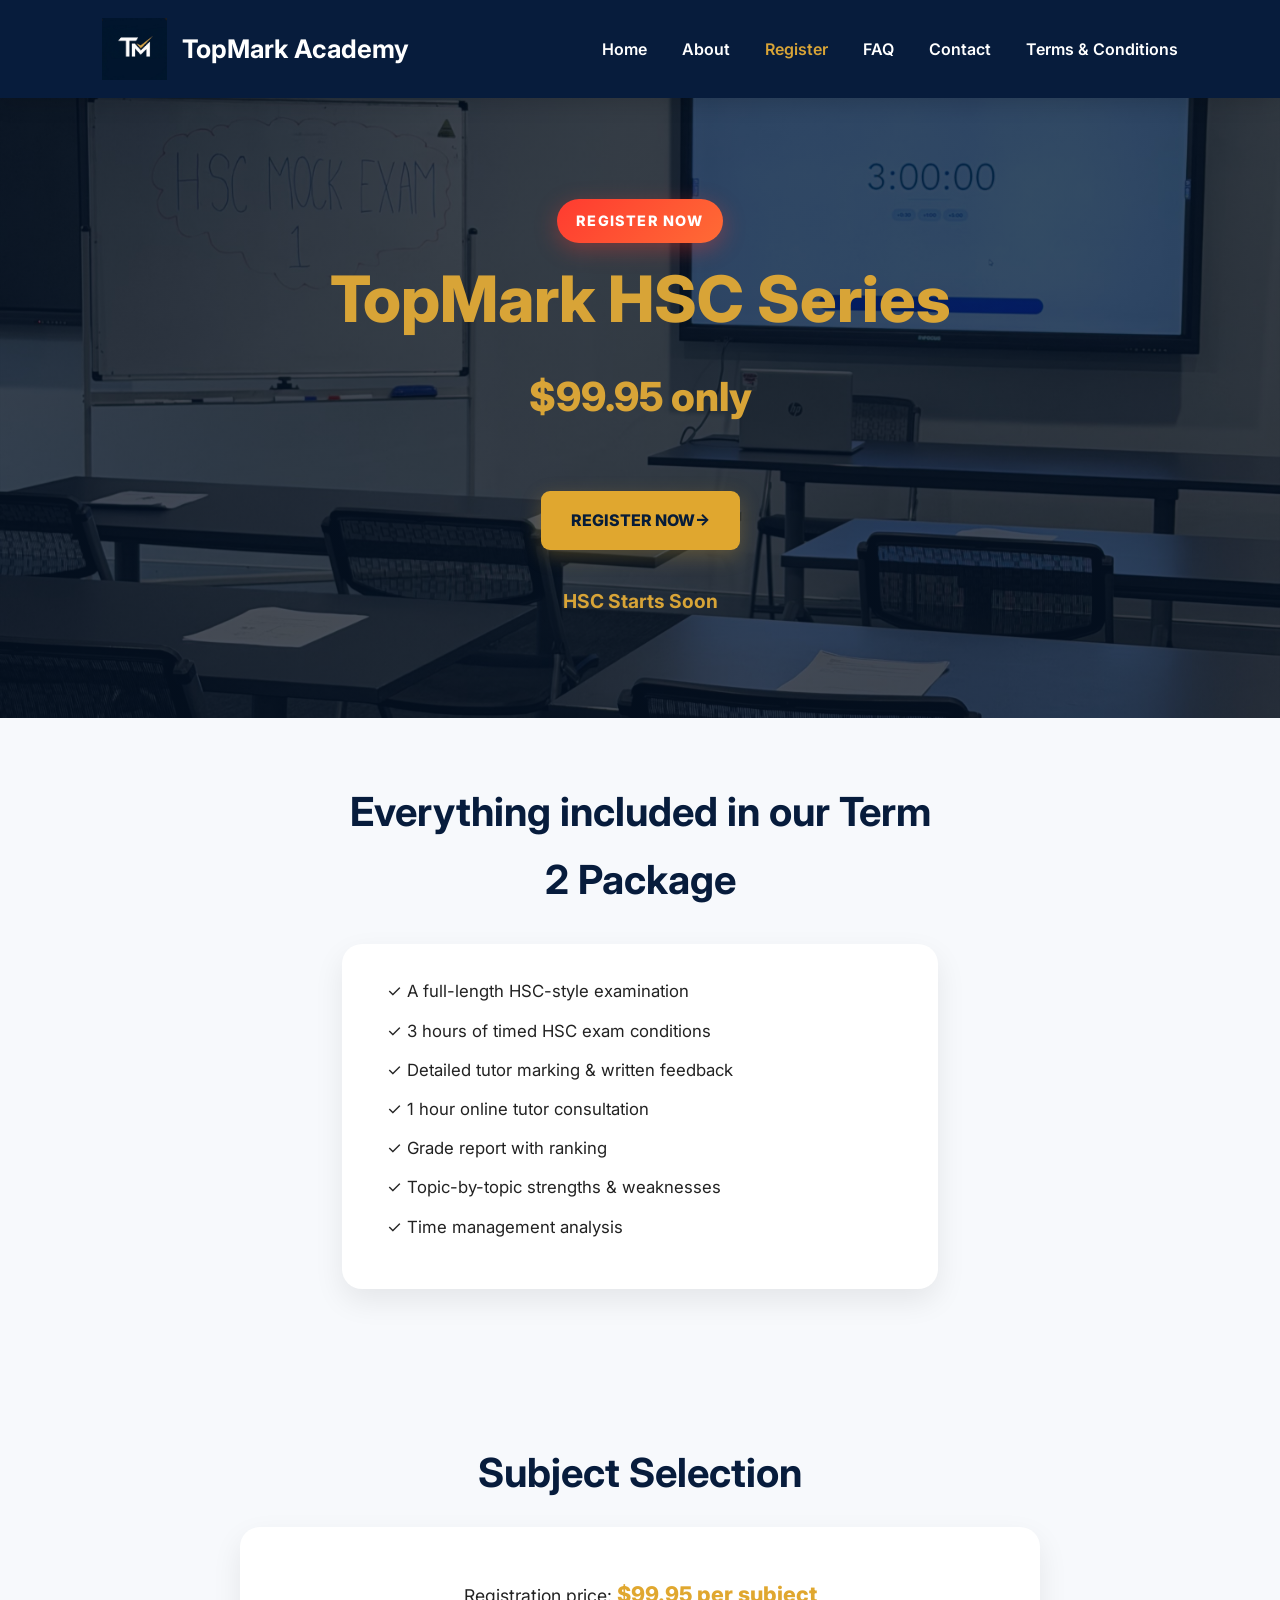
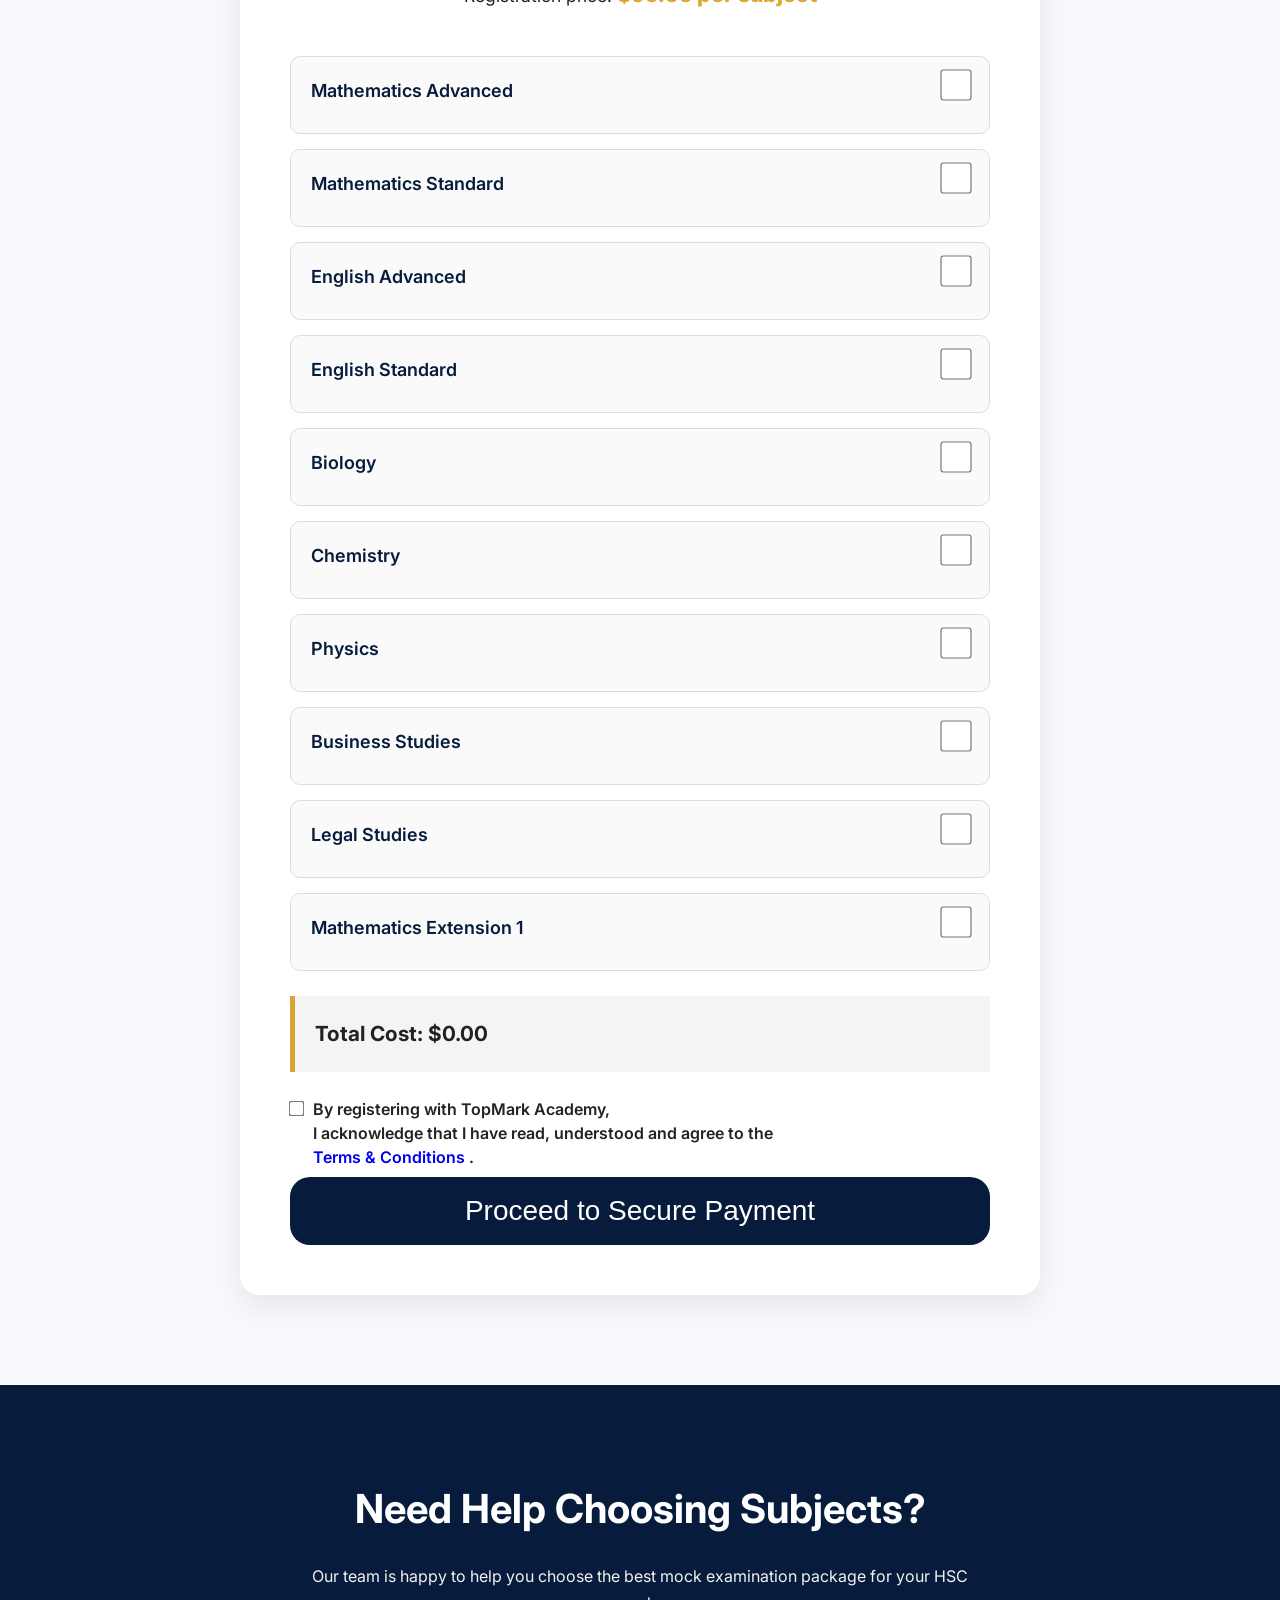
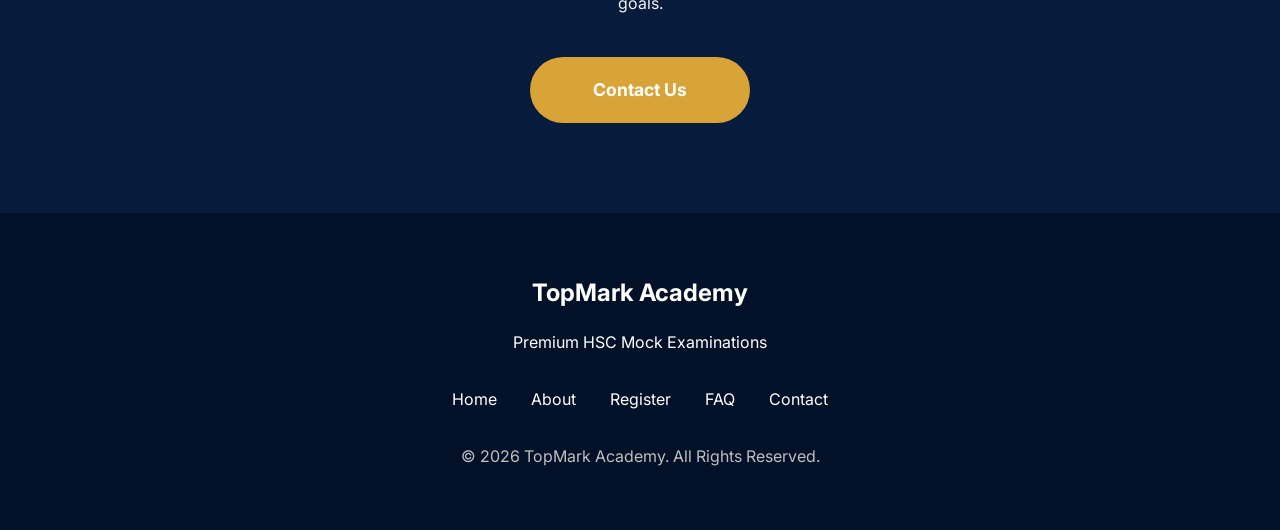
<file: register.html>
<!DOCTYPE html>
<html lang="en">

<head>

    <meta charset="UTF-8">

    <meta name="viewport" content="width=device-width, initial-scale=1.0">

    <title>Register | TopMark Academy</title>

    <link rel="stylesheet" href="style.css">

    <link href="https://fonts.googleapis.com/css2?family=Inter:wght@300;400;500;600;700;800&display=swap" rel="stylesheet">

    <script src="script.js" defer></script>


    <!-- ================= META PIXEL ================= -->

    <script>
    !function(f,b,e,v,n,t,s)
    {if(f.fbq)return;n=f.fbq=function(){n.callMethod?
    n.callMethod.apply(n,arguments):n.queue.push(arguments)};
    if(!f._fbq)f._fbq=n;n.push=n;n.loaded=!0;n.version='2.0';
    n.queue=[];t=b.createElement(e);t.async=!0;
    t.src=v;s=b.getElementsByTagName(e)[0];
    s.parentNode.insertBefore(t,s)}(window, document,'script',
    'https://connect.facebook.net/en_US/fbevents.js');

    fbq('init', '1367973162193700');
    fbq('track', 'PageView');
    </script>

    <noscript>
        <img
            height="1"
            width="1"
            style="display:none"
            src="https://www.facebook.com/tr?id=1367973162193700&ev=PageView&noscript=1"
        />
    </noscript>


    <!-- ================= OFFER STYLING ================= -->

    <style>

        html {
            scroll-behavior: smooth;
            #subject-selection {
        scroll-margin-top: 120px;
    }
        }


        /* FINAL OFFER BADGE */

        .offer-badge {

            display: inline-flex;

            align-items: center;

            justify-content: center;

            background: linear-gradient(
                135deg,
                #ff3b30,
                #ff6b35
            );

            color: white;

            font-weight: 800;

            font-size: 0.9rem;

            letter-spacing: 1.2px;

            padding: 10px 19px;

            border-radius: 50px;

            margin-bottom: 18px;

            box-shadow:
                0 6px 22px rgba(255, 59, 48, 0.35);

            animation: offerPulse 2.2s infinite;

        }


        @keyframes offerPulse {

            0% {
                transform: scale(1);
                box-shadow:
                    0 6px 22px rgba(255, 59, 48, 0.25);
            }

            50% {
                transform: scale(1.035);
                box-shadow:
                    0 7px 28px rgba(255, 59, 48, 0.45);
            }

            100% {
                transform: scale(1);
                box-shadow:
                    0 6px 22px rgba(255, 59, 48, 0.25);
            }

        }


        /* PRICE */

        .offer-price {

            margin: 22px 0 8px;

            font-size: 2rem;

            font-weight: 800;

        }


        .old-price {

            text-decoration: line-through;

            opacity: 0.55;

            font-size: 1.3rem;

            margin-right: 12px;

        }


        .new-price {

            color: #e0a72f;

            font-size: 2.5rem;

            font-weight: 800;

        }


        /* SAVE $100 BUBBLE */

        .save-badge {

            display: inline-block;

            margin-top: 12px;

            background: rgba(255, 255, 255, 0.12);

            border: 1px solid rgba(255, 255, 255, 0.35);

            color: white;

            font-weight: 800;

            font-size: 1rem;

            padding: 9px 17px;

            border-radius: 50px;

            backdrop-filter: blur(5px);

        }


        .save-badge strong {

            color: #ffd76a;

        }


        /* HERO DESCRIPTION */

        .hero-inclusions {

            margin: 18px auto 0;

            font-size: 1rem;

            line-height: 1.6;

            max-width: 620px;

            opacity: 0.95;

        }


        /* MAIN CTA */

        .claim-offer-btn {

            display: inline-block;

            margin-top: 25px;

            padding: 16px 30px;

            background: #e0a72f;

            color: #071c38;

            text-decoration: none;

            font-weight: 800;

            border-radius: 9px;

            box-shadow:
                0 6px 20px rgba(224, 167, 47, 0.28);

            transition:
                transform 0.2s ease,
                box-shadow 0.2s ease;

        }


        .claim-offer-btn:hover {

            transform: translateY(-2px);

            box-shadow:
                0 9px 26px rgba(224, 167, 47, 0.38);

        }


        .offer-note {

            margin-top: 13px;

            font-size: 0.82rem;

            opacity: 0.75;

        }


        /* SUBJECT PRICE */

        .discount-subject-text {

            text-align: center;

            margin-bottom: 45px;

            font-size: 1.1rem;

            line-height: 1.6;

        }


        .old-subject-price {

            text-decoration: line-through;

            opacity: 0.5;

            margin-right: 8px;

        }


        .new-subject-price {

            color: #e0a72f;

            font-weight: 800;

            font-size: 1.35rem;

        }


        /* ================= MOBILE ================= */

        @media (max-width: 768px) {

            #subject-selection {
    scroll-margin-top: 180px;
}
            .register-hero {

                padding:
                    42px
                    18px
                    42px;

                min-height: auto;

            }


            .hero-content {

                width: 100%;

                max-width: 100%;

                text-align: center;

            }


            .offer-badge {

                font-size: 0.72rem;

                letter-spacing: 0.8px;

                padding: 8px 14px;

                margin-bottom: 15px;

            }


            .register-hero h1 {

                font-size: 1.9rem;

                line-height: 1.15;

                margin-bottom: 13px;

            }


            .offer-price {

                margin: 16px 0 5px;

            }


            .old-price {

                display: block;

                font-size: 1rem;

                margin: 0 0 5px;

            }


            .new-price {

                display: block;

                font-size: 2.25rem;

                line-height: 1.05;

            }


            .save-badge {

                font-size: 0.9rem;

                margin-top: 12px;

                padding: 8px 14px;

            }


            .hero-inclusions {

                font-size: 0.92rem;

                line-height: 1.5;

                margin-top: 17px;

                max-width: 330px;

            }


            .claim-offer-btn {

                display: block;

                box-sizing: border-box;

                width: calc(100% - 24px);

                max-width: 340px;

                margin:
                    21px
                    auto
                    0;

                padding:
                    15px
                    18px;

                font-size: 1rem;

                text-align: center;

            }


            .offer-note {

                font-size: 0.75rem;

                line-height: 1.4;

                max-width: 290px;

                margin:
                    11px
                    auto
                    0;

            }


            .package-preview {

                padding:
                    42px
                    18px;

            }


            .package-preview h2 {

                font-size: 1.55rem;

                line-height: 1.25;

                margin-bottom: 24px;

            }


            .package-benefits {

                padding-left: 0;

                margin: 0 auto;

                max-width: 360px;

            }


            .package-benefits li {

                font-size: 0.94rem;

                line-height: 1.45;

                margin-bottom: 13px;

            }


            #subject-selection {

                padding:
                    42px
                    16px;

            }


            #subject-selection h2 {

                font-size: 1.7rem;

                margin-bottom: 16px;

            }


            .register-form {

                width: 100%;

                max-width: 100%;

                padding: 0;

                box-sizing: border-box;

            }


            .discount-subject-text {

                font-size: 0.95rem;

                margin-bottom: 28px;

            }


            .old-subject-price {

                display: block;

                margin: 4px 0;

            }


            .new-subject-price {

                display: block;

                font-size: 1.35rem;

                margin-top: 3px;

            }
.subject-option {
    width: calc(100% - 28px);
    margin-left: auto;
    margin-right: auto;
    box-sizing: border-box;
    padding: 15px 14px;
}

.subject-option label {
    font-size: 0.94rem;
    padding-right: 12px;
}

.subject-option input[type="checkbox"] {
    min-width: 22px;
    min-height: 22px;
}

.total-price {
    font-size: 1.1rem;
    margin-top: 28px;
}

.total-price #price {
    display: block;
    font-size: 1.7rem;
    margin-top: 5px;
}

.terms-checkbox {
    align-items: flex-start;
    margin-top: 25px;
}

.terms-text {
    font-size: 0.8rem;
    line-height: 1.5;
}

.register-form button {
    width: 100%;
    box-sizing: border-box;
    min-height: 52px;
    font-size: 1rem;
    margin-top: 24px;
}

}

/* ================= HERO BACKGROUND IMAGE ================= */

.register-hero {
    position: relative;

    background-image:
        linear-gradient(
            rgba(5, 20, 40, 0.72),
            rgba(5, 20, 40, 0.72)
        ),
        url("./images/location2.jpg") !important;

    background-size: cover !important;
    background-position: center center !important;
    background-repeat: no-repeat !important;

    min-height: 620px;
    display: flex;
    align-items: center;
    justify-content: center;
}

.register-hero .hero-content {
    position: relative;
    z-index: 2;
}


/* ================= MOBILE HERO ================= */

@media (max-width: 768px) {

    .register-hero {
        min-height: 560px;

        background-image:
            linear-gradient(
                rgba(5, 20, 40, 0.76),
                rgba(5, 20, 40, 0.76)
            ),
            url("./images/location2.jpg") !important;

        background-size: cover !important;
        background-position: center center !important;
        background-repeat: no-repeat !important;
    }

}

</style>

           
    </style>


</head>


<body>


<!-- ================= NAVIGATION ================= -->

<nav>

    <div class="logo-container">

        <img
            src="images/logo.png"
            class="logo"
            alt="TopMark Academy Logo"
        >

        <h2>TopMark Academy</h2>

    </div>


    <ul>

        <li>
            <a href="index.html">
                Home
            </a>
        </li>

        <li>
            <a href="about.html">
                About
            </a>
        </li>

        <li>
            <a
                href="register.html"
                class="active"
            >
                Register
            </a>
        </li>

        <li>
            <a href="faq.html">
                FAQ
            </a>
        </li>

        <li>
            <a href="contact.html">
                Contact
            </a>
        </li>

        <li>
            <a href="terms.html">
                Terms & Conditions
            </a>
        </li>

    </ul>

</nav>


<!-- ================= HERO ================= -->

<section class="hero register-hero">

    <div class="hero-content">


        <div class="offer-badge">

             REGISTER NOW

        </div>


        <h1>

            
            <span>
                TopMark HSC Series
            </span>

        </h1>


        <div class="offer-price">

            <span class="new-price">
                $99.95 only
            </span>

        </div>




        <p class="hero-inclusions">

           

        </p>


        <a
            href="#subject-selection"
            class="claim-offer-btn"
        >

            REGISTER NOW→

        </a>


        <p class="offer-note">

            

        </p>


    </div>

</section>


<!-- ================= PACKAGE VALUE ================= -->

<section class="package-preview">

    <h2>
        Everything included in our Term 2 Package
    </h2>


    <ul class="package-benefits">

        <li>
            ✓ A full-length HSC-style examination
        </li>

        <li>
            ✓ 3 hours of timed HSC exam conditions
        </li>

        <li>
            ✓ Detailed tutor marking & written feedback
        </li>

        <li>
            ✓ 1 hour online tutor consultation
        </li>

        <li>
            ✓ Grade report with ranking
        </li>

        <li>
            ✓ Topic-by-topic strengths & weaknesses
        </li>

        <li>
            ✓ Time management analysis
        </li>
       
        </li>

    </ul>

</section>


<!-- ================= SUBJECT SELECTION ================= -->

<section id="subject-selection">

    <h2>
        Subject Selection
    </h2>


    <form class="register-form">


        <p class="discount-subject-text">

            Registration price:

           

            <span class="new-subject-price">
                $99.95 per subject
            </span>

        </p>


        <div class="subject-option">

            <label for="mathadv">
                Mathematics Advanced
            </label>

            <input
                type="checkbox"
                class="subject"
                id="mathadv"
                name="Subjects"
                value="Mathematics Advanced"
            >

        </div>


        <div class="subject-option">

            <label for="mathstd">
                Mathematics Standard
            </label>

            <input
                type="checkbox"
                class="subject"
                id="mathstd"
                name="Subjects"
                value="Mathematics Standard"
            >

        </div>


        <div class="subject-option">

            <label for="engadv">
                English Advanced
            </label>

            <input
                type="checkbox"
                class="subject"
                id="engadv"
                name="Subjects"
                value="English Advanced"
            >

        </div>


        <div class="subject-option">

            <label for="engstd">
                English Standard
            </label>

            <input
                type="checkbox"
                class="subject"
                id="engstd"
                name="Subjects"
                value="English Standard"
            >

        </div>


        <div class="subject-option">

            <label for="biology">
                Biology
            </label>

            <input
                type="checkbox"
                class="subject"
                id="biology"
                name="Subjects"
                value="Biology"
            >

        </div>


        <div class="subject-option">

            <label for="chemistry">
                Chemistry
            </label>

            <input
                type="checkbox"
                class="subject"
                id="chemistry"
                name="Subjects"
                value="Chemistry"
            >

        </div>


        <div class="subject-option">

            <label for="physics">
                Physics
            </label>

            <input
                type="checkbox"
                class="subject"
                id="physics"
                name="Subjects"
                value="Physics"
            >

        </div>
        <div class="subject-option">

            <label for="Business Studies">
                Business Studies
            </label>

            <input
                type="checkbox"
                class="subject"
                id="Business"
                name="Subjects"
                value="Business"
            >

        </div>
        <div class="subject-option">

            <label for="Legal Studies">
                Legal Studies
            </label>

            <input
                type="checkbox"
                class="subject"
                id="Legal Studies"
                name="Subjects"
                value="Legal Studies"
            >

        </div>


        <div class="subject-option">

            <label for="mathext1">
                Mathematics Extension 1
            </label>

            <input
                type="checkbox"
                class="subject"
                id="mathext1"
                name="Subjects"
                value="Mathematics Extension 1"
            >

        </div>


        <!-- ================= TOTAL ================= -->

        <div class="total-price">

            Total Cost:

            <span id="price">
                $0.00
            </span>

        </div>


        <!-- ================= TERMS ================= -->

        <label class="terms-checkbox">

            <input
                type="checkbox"
                id="terms"
                name="Terms Accepted"
                value="Yes"
                required
            >


            <span class="terms-text">

                By registering with TopMark Academy,<br>

                I acknowledge that I have read,
                understood and agree to the<br>

                <a
                    href="terms.html"
                    class="terms-link"
                >
                    Terms & Conditions
                </a>.

            </span>

        </label>


        <!-- ================= PAYMENT ================= -->

        <button
            type="button"
            onclick="goToPayment()"
        >

            Proceed to Secure Payment

        </button>


    </form>

</section>


<!-- ================= CTA ================= -->

<section class="cta">

    <h2>
        Need Help Choosing Subjects?
    </h2>


    <p>

        Our team is happy to help you choose the best
        mock examination package for your HSC goals.

    </p>


    <a
        href="contact.html"
        class="btn"
    >

        Contact Us

    </a>

</section>


<!-- ================= FOOTER ================= -->

<footer>

    <h2>
        TopMark Academy
    </h2>


    <p>
        Premium HSC Mock Examinations
    </p>


    <div class="footer-links">

        <a href="index.html">
            Home
        </a>

        <a href="about.html">
            About
        </a>

        <a href="register.html">
            Register
        </a>

        <a href="faq.html">
            FAQ
        </a>

        <a href="contact.html">
            Contact
        </a>

    </div>


    <p class="copyright">

        © 2026 TopMark Academy.
        All Rights Reserved.

    </p>

</footer>


<!-- ================= PRICE CALCULATOR ================= -->

<script>

const checkboxes =
    document.querySelectorAll(".subject");

const price =
    document.getElementById("price");

const SUBJECT_PRICE = 99.95;


function calculateTotal(){

    let total = 0;


    checkboxes.forEach(box => {

        if(box.checked){

            total += SUBJECT_PRICE;

        }

    });


    price.textContent =
        "$" + total.toFixed(2);

}


checkboxes.forEach(box => {

    box.addEventListener(
        "change",
        calculateTotal
    );

});


calculateTotal();

</script>


</body>

</html>
</file>
<file: style.css>
/* ===========================================
   TOPMARK ACADEMY
   STYLE.CSS - PART 1
=========================================== */

/* Google Font */
@import url('https://fonts.googleapis.com/css2?family=Inter:wght@300;400;500;600;700;800&display=swap');

/* Reset */

*{
    margin:0;
    padding:0;
    box-sizing:border-box;
    scroll-behavior:smooth;
}

body{
    font-family:'Inter',sans-serif;
    background:#f7f9fc;
    color:#222;
    line-height:1.7;
}

/* Scrollbar */

::-webkit-scrollbar{
    width:10px;
}

::-webkit-scrollbar-track{
    background:#ececec;
}

::-webkit-scrollbar-thumb{
    background:#D8A437;
    border-radius:20px;
}

/* Links */

a{
    text-decoration:none;
}

img{
    max-width:100%;
}

/* ===========================
   NAVIGATION
=========================== */

nav{

    position:sticky;
    top:0;

    width:100%;

    display:flex;
    justify-content:space-between;
    align-items:center;

    padding:18px 8%;

    background:#071C3C;

    z-index:999;

    box-shadow:0 5px 20px rgba(0,0,0,.15);

}

.logo-container{

    display:flex;
    align-items:center;
    gap:15px;

}

.logo{

    width:65px;

}

.logo-container h2{

    color:white;
    font-size:1.6rem;
    font-weight:700;

}

nav ul{

    display:flex;
    list-style:none;
    gap:35px;

}

nav ul li{

    display:inline-block;

}

nav ul li a{

    color:white;
    font-weight:600;
    transition:.3s;

}

nav ul li a:hover{

    color:#D8A437;

}

.active{

    color:#D8A437 !important;

}

/* ===========================
   HERO
=========================== */

.hero{

    min-height:90vh;

    display:flex;
    align-items:center;
    justify-content:center;

    text-align:center;

    padding:80px 8%;

    background:
    linear-gradient(rgba(7,28,60,.88),rgba(7,28,60,.88)),
    url("images/hero.jpg");

    background-size:cover;
    background-position:center;

}

.hero-content{

    max-width:900px;

}

.hero h1{

    font-size:4rem;

    color:white;

    line-height:1.2;

    margin-bottom:25px;

    font-weight:800;

}

.hero span{

    color:#D8A437;

}

.hero p{

    color:#efefef;

    font-size:1.25rem;

    margin-bottom:35px;

}

/* ===========================
   BUTTONS
=========================== */

.hero-buttons{

    display:flex;

    justify-content:center;

    gap:25px;

    flex-wrap:wrap;

    margin-top:40px;

}

.btn{ display:inline-block;

    padding:18px 45px;

    background:#D8A437;

    color:white;

    text-decoration:none;

    border-radius:50px;

    font-size:1.1rem;

    font-weight:700;

    transition:0.3s;

    min-width:220px;

    text-align:center;

}



.btn:hover{

    transform:translateY(-5px);

    background:#be8f28;

}

.btn-outline{

    border:2px solid white;

    color:white;

    padding:15px 35px;

    border-radius:40px;

    transition:.3s;

}

.btn-outline:hover{

    background:white;

    color:#071C3C;

}

/* ===========================
   GENERAL SECTION
=========================== */

section{

    padding:90px 8%;

}

section h2{

    text-align:center;

    color:#071C3C;

    font-size:2.5rem;

    margin-bottom:20px;

}

.price{
    font-size:2rem;
    font-weight:700;
    color:#D8A437;
}

/* Paste it here ↓↓↓ */

.subject-option{

    display:flex;
    justify-content:space-between;
    align-items:center;
    padding:15px 20px;
    margin-bottom:15px;
    border:1px solid #ddd;
    border-radius:10px;
    background:#fafafa;

}

.subject-option label{

    font-size:18px;
    font-weight:600;
    color:#071C3C;
    cursor:pointer;

}

.subject-option input[type="checkbox"]{

    width:26px;
    height:26px;
    cursor:pointer;

}
.section-text{

    max-width:850px;

    margin:auto;

    text-align:center;

    color:#555;

    margin-bottom:55px;

}

/* ===========================
   DATE CARDS
=========================== */

.date-grid{

    display:grid;

    grid-template-columns:repeat(auto-fit,minmax(230px,1fr));

    gap:30px;

}

.date-card{

    background:white;

    padding:35px;

    border-radius:15px;

    text-align:center;

    box-shadow:0 10px 25px rgba(0,0,0,.08);

    transition:.3s;

}

.date-card:hover{

    transform:translateY(-8px);

}

.date-card h3{

    color:#071C3C;

    margin-bottom:15px;

}

.date-card p{

    color:#D8A437;

    font-size:1.3rem;

    font-weight:700;

}

/* ===========================
   SUBJECT CARDS
=========================== */
.click-note{

    color:#d62828;

    font-weight:700;

    font-size:1.3rem;

    text-align:center;

    margin-top:10px;

    margin-bottom:35px;

}
.subject-grid{

    display:grid;

    grid-template-columns:repeat(4,1fr);

    gap:30px;

    margin-top:50px;

}

.subject-card {
    background: #fff;
    border-radius: 18px;
    padding: 30px 25px;
    text-align: center;
    box-shadow: 0 8px 20px rgba(0,0,0,0.08);

    height: 220px;
    box-sizing: border-box;

    display: flex;
    flex-direction: column;
    justify-content: center;
    align-items: center;

    transition: 0.3s;
}

.subject-card:hover{

    transform:translateY(-10px);

}


.subject-card h3{

    color:#071C3C;

    margin-bottom:20px;

}

.subject-card p{

    font-size:2rem;

    color:#D8A437;

    font-weight:700;

    margin-bottom:25px;

}

.subject-card a{

    display:inline-block;

    background:#071C3C;

    color:white;

    padding:12px 28px;

    border-radius:30px;

    transition:.3s;

}

.subject-card a:hover{

    background:#D8A437;

}


.price{

    font-size:2rem;

    font-weight:700;

    color:#D8A437;

    margin-top:15px;

}
/* ===========================
   SUBJECT CARD LINKS
=========================== */

.subject-link{

    display:block;

    text-decoration:none;

    color:inherit;

}
/* ===========================================
   TOPMARK ACADEMY
   STYLE.CSS - PART 2
=========================================== */

/* ===========================
   FEATURES
=========================== */

/* ===========================
   WHAT'S INCLUDED
=========================== */

.included{

    padding:80px 10%;

    background:#f8f9fc;

}

.included h2{

    text-align:center;

    color:#071C3C;

    margin-bottom:50px;

    font-size:2.3rem;

}

.included-grid{

    display:grid;

    grid-template-columns:repeat(2,1fr);

    gap:30px;

}

.included-card{

    background:#fff;

    padding:30px;

    border-radius:15px;

    box-shadow:0 10px 25px rgba(0,0,0,0.08);

    transition:0.3s;

}

.included-card:hover{

    transform:translateY(-6px);

}

.included-card h3{

    color:#071C3C;

    margin-bottom:18px;

    font-size:1.3rem;

}

.included-card p{

    color:#555;

    line-height:1.8;

}

.included-card ul{

    margin:0;

    padding-left:20px;

    color:#555;

    line-height:2;

}

.included-card li{

    margin-bottom:10px;

}

/* ===========================
   REPORT CARD
=========================== */

/* ===========================
   SAMPLE REPORT
=========================== */

.report-header{

background:#071C3C;

color:white;

text-align:center;

padding:70px 20px;

}

.report-header h1{

font-size:2.8rem;

margin-bottom:15px;

}

.report-container{

max-width:1200px;

margin:60px auto;

padding:0 8%;

display:grid;

grid-template-columns:repeat(2,1fr);

gap:30px;

}

.report-box{

background:white;

padding:30px;

border-radius:15px;

box-shadow:0 10px 25px rgba(0,0,0,0.08);

}

.report-box h2{

color:#071C3C;

margin-bottom:20px;

}

.report-table{

width:100%;

border-collapse:collapse;

margin-bottom:20px;

}

.report-table th{

background:#071C3C;

color:white;

padding:12px;

}

.report-table td{

padding:12px;

border-bottom:1px solid #ddd;

}

.report-box ul{

padding-left:20px;

line-height:2;

}

.report-box p{

line-height:1.8;

color:#555;

}

/* ===========================
   HOW IT WORKS
=========================== */

.process-grid{
    display:grid;
    grid-template-columns:repeat(auto-fit,minmax(220px,1fr));
    gap:30px;
}

.process-grid div{
    background:white;
    padding:35px;
    border-radius:18px;
    text-align:center;
    box-shadow:0 10px 25px rgba(0,0,0,.08);
}

.process-grid h3{
    width:65px;
    height:65px;
    margin:auto;
    margin-bottom:20px;
    background:#D8A437;
    color:white;
    border-radius:50%;
    display:flex;
    justify-content:center;
    align-items:center;
    font-size:1.6rem;
}

/* ===========================
   CTA
=========================== */

.cta{
    background:#071C3C;
    color:white;
    text-align:center;
}

.cta h2{
    color:white;
}

.cta p{
    max-width:700px;
    margin:20px auto 40px;
    color:#f2f2f2;
}

/* ===========================
   FOOTER
=========================== */

footer{
    background:#021128;
    color:white;
    padding:60px 8%;
    text-align:center;
}

footer h2{
    margin-bottom:15px;
}

.footer-links{
    margin:30px 0;
}

.footer-links a{
    color:white;
    margin:0 15px;
    transition:.3s;
}

.footer-links a:hover{
    color:#D8A437;
}

.copyright{
    color:#bfbfbf;
    margin-top:25px;
}

/* ===========================
   ABOUT PAGE
=========================== */
.our-story{

    max-width:1000px;

    margin:80px auto;

    padding:0 10%;

}

.our-story h2{

    text-align:left;

    color:#071C3C;

    font-size:2.4rem;

    margin-bottom:35px;

}

.our-story p{

    color:#555;

    line-height:1.9;

    font-size:1.05rem;

    margin-bottom:25px;

    text-align:justify;

}
.about-section{
    max-width:1100px;
    margin:auto;
}

.about-text{
    text-align:center;
    color:#555;
    max-width:900px;
    margin:auto;
    line-height:1.8;
}

.tutor-card{
    margin-top:50px;
    display:flex;
    gap:40px;
    flex-wrap:wrap;
    background:white;
    border-radius:18px;
    padding:45px;
    box-shadow:0 12px 30px rgba(0,0,0,.08);
}

.tutor-image{
    flex:1;
    min-width:250px;
    text-align:center;
}

.tutor-image img{
    width:250px;
    border-radius:18px;
    border:5px solid #D8A437;
}

.tutor-info{
    flex:2;
}

.tutor-info h3{
    color:#071C3C;
    font-size:2rem;
}

.tutor-info h4{
    color:#D8A437;
    margin:15px 0;
}

.achievement-list{
    list-style:none;
    margin:25px 0;
}

.achievement-list li{
    padding:12px 0;
    border-bottom:1px solid #eee;
    font-weight:600;
}

/* ===========================
   REGISTER PAGE
=========================== */

.register-form{
    max-width:800px;
    margin:auto;
    background:white;
    padding:50px;
    border-radius:20px;
    box-shadow:0 12px 30px rgba(0,0,0,.08);
}

.register-form input,
.register-form select,
.register-form textarea{

    width:100%;
    padding:15px;
    margin-bottom:20px;

    border:1px solid #ddd;

    border-radius:10px;

    font-size:16px;
}

.register-form label{
    display:block;
    margin-bottom:8px;
    font-weight:600;
}

.register-form button{
    width:100%;
    background:#071C3C;
    color:white;
    border:none;
    padding:18px;
    border-radius:20px;
    cursor:pointer;
    font-size:28px;
    transition:.3s;
}

.register-form button:hover{
    background:#D8A437;
}

.total-price{
    background:#f4f4f4;
    border-left:5px solid #D8A437;
    padding:20px;
    margin:25px 0;
    font-size:1.3rem;
    font-weight:700;
}
/* Fix checkbox alignment */

input[type="checkbox"]{

    width:auto;

    margin-left:10px;

    transform:scale(1.2);

    vertical-align:middle;

}

/* ===========================
   FAQ
=========================== */

.faq-item{
    background:white;
    margin-bottom:20px;
    padding:30px;
    border-radius:15px;
    box-shadow:0 8px 20px rgba(0,0,0,.08);
}

.faq-item h3{
    color:#071C3C;
    margin-bottom:10px;
}

.faq-item p{
    color:#666;
}

/* ===========================
   CONTACT
=========================== */

.contact-grid{
    display:grid;
    grid-template-columns:repeat(auto-fit,minmax(320px,1fr));
    gap:40px;
}

.contact-card{
    background:white;
    padding:40px;
    border-radius:18px;
    box-shadow:0 12px 30px rgba(0,0,0,.08);
}

.contact-card h3{
    color:#071C3C;
    margin-bottom:20px;
}

/* ===========================
   ANIMATIONS
=========================== */

.subject-card,
.feature,
.date-card,
.process-grid div,
.contact-card,
.faq-item,
.tutor-card{
    transition:all .35s ease;
}

.subject-card:hover,
.feature:hover,
.date-card:hover,
.process-grid div:hover,
.contact-card:hover,
.faq-item:hover{
    transform:translateY(-8px);
}

/* ===========================
   RESPONSIVE DESIGN
=========================== */

@media (max-width:900px){

nav{
    flex-direction:column;
    gap:20px;
}

nav ul{
    flex-wrap:wrap;
    justify-content:center;
    gap:20px;
}

.hero h1{
    font-size:2.6rem;
}

.hero p{
    font-size:1rem;
}

.hero-buttons{
    flex-direction:column;
}

.btn,
.btn-outline{
    width:100%;
    max-width:300px;
    margin:auto;
    text-align:center;
}

section{
    padding:70px 6%;
}

.tutor-card{
    flex-direction:column;
    text-align:center;
}

.tutor-image img{
    width:200px;
}

.register-form{
    padding:30px;
}

.report-card{
    padding:30px;
}

}

@media (max-width:600px){

.hero h1{
    font-size:2rem;
}

section h2{
    font-size:2rem;
}

.logo{
    width:50px;
}

.logo-container h2{
    font-size:1.2rem;
}

footer{
    padding:40px 20px;
}

.footer-links a{
    display:block;
    margin:12px 0;
}
}
/* ===========================
   ANNOUNCEMENT BAR
=========================== */

.announcement-bar{

    background:#D8A437;
    color:#071C3C;

    overflow:hidden;

    padding:14px 0;

    white-space:nowrap;

    border-bottom:3px solid #071C3C;

    font-weight:600;

}

.announcement-track{

    display:inline-block;

    padding-left:100%;

    animation:scrollBanner 45s linear infinite;

    font-size:1rem;

    letter-spacing:0.3px;

}

/* Red dates */

.red-date{

    color:#B22222;

    font-weight:700;

}

/* REGISTER NOW */

.register-now{

    color:#B22222;

    font-weight:800;

    text-transform:uppercase;

}

/* Scrolling animation */

@keyframes scrollBanner{

    0%{
        transform:translateX(0);
    }

    100%{
        transform:translateX(-100%);
    }

}
/* ===========================
   TERMS & CONDITIONS PAGE
=========================== */
.page-header h1{
    text-align:center;
    width:100%;
}
.terms-logo{
    width:180px;
    height:auto;
    display:block;
    margin:0 auto 20px;
}
.terms-page{

    max-width:1000px;

    margin:70px auto;
     text-align:center;

    padding:0 8%;

}

.terms-section{

    background:#ffffff;

    padding:30px;

    margin-bottom:25px;

    border-radius:15px;

    box-shadow:0 6px 20px rgba(0,0,0,0.06);

}

.terms-section h2{

    color:#071C3C;

    font-size:1.4rem;

    margin-bottom:15px;

}

.terms-section p{

    color:#555;

    line-height:1.8;

    margin-bottom:10px;

}
/* ===========================
   MOBILE FIXES
   =========================== */

@media (max-width: 600px) {

    /* Subject cards */
    .subject-grid {
        grid-template-columns: 1fr;
        gap: 20px;
        width: 100%;
        margin-top: 30px;
    }

    .subject-card {
        width: 100%;
        max-width: 100%;
        height: 200px;
    }

    /* What's Included */
    .included {
        padding: 60px 5%;
    }

    .included-grid {
        grid-template-columns: 1fr;
        gap: 20px;
        width: 100%;
    }

    .included-card {
        width: 100%;
        padding: 25px;
    }

    /* Student Feedback / Report */
    .report-container {
        grid-template-columns: 1fr;
        width: 100%;
        max-width: 100%;
        padding: 0 5%;
        margin: 40px auto;
    }

    .report-box {
        width: 100%;
        max-width: 100%;
        padding: 20px;
        overflow-x: auto;
    }

    /* Tables inside the report */
    .report-table {
        width: 100%;
        min-width: 0;
        font-size: 14px;
    }

    .report-table th,
    .report-table td {
        padding: 8px;
    }

    /* Prevent long content from creating horizontal overflow */
    body {
        overflow-x: hidden;
    }

    img {
        max-width: 100%;
        height: auto;
    }
}
/* REGISTER PAGE HERO FIX */

.register-hero {
    min-height: 55vh;
}

@media (max-width: 600px) {
    .register-hero {
        min-height: auto;
        padding: 70px 6%;
    }
}
/* ================= PACKAGE PREVIEW ================= */

.package-preview {
    max-width: 800px;
    margin: 0 auto;
    padding: 60px 8%;
}

.package-preview h2 {
    text-align: center;
    color: #071C3C;
    margin-bottom: 30px;
}

.package-benefits {
    background: white;
    padding: 35px 45px;
    border-radius: 20px;
    box-shadow: 0 12px 30px rgba(0,0,0,0.08);
    list-style: none;
}

.package-benefits li {
    margin-bottom: 14px;
    font-size: 1.05rem;
    line-height: 1.5;
}

@media (max-width: 600px) {

    .package-preview {
        padding: 40px 6%;
    }

    .package-preview h2 {
        font-size: 1.8rem;
    }

    .package-benefits {
        padding: 25px;
    }

    .package-benefits li {
        font-size: 1rem;
    }
}
/* ===========================================
   MOBILE TERMS & CONDITIONS
=========================================== */

@media (max-width: 600px) {

    .register-form label:has(#terms) {
        font-size: 13px;
        line-height: 1.4;
    }

    #terms {
        width: 16px;
        height: 16px;
        transform: none;
        margin-left: 0;
        margin-right: 6px;
    }

}
@media (max-width: 600px) {
    .subject-price-text {
        margin-bottom: 55px !important;
    }
}
.terms-checkbox {
    display: flex !important;
    align-items: flex-start;
    gap: 10px;
    margin-top: 25px;
}

.terms-checkbox #terms {
    flex-shrink: 0;
    margin: 5px 0 0 0;
}

.terms-checkbox span {
    line-height: 1.5;
}

@media (max-width: 600px) {

    .terms-checkbox {
        gap: 8px;
    }

    .terms-checkbox span {
        font-size: 13px;
        line-height: 1.4;
    }

    .terms-checkbox #terms {
        width: 16px;
        height: 16px;
        transform: none;
    }
}
/* ================= HOME HERO BACKGROUND ================= */

.home-hero {
    position: relative;

    background-image:
        linear-gradient(
            rgba(5, 20, 40, 0.72),
            rgba(5, 20, 40, 0.72)
        ),
        url("images/location.jpg") !important;

    background-size: cover !important;
    background-position: center center !important;
    background-repeat: no-repeat !important;

    min-height: 620px;

    display: flex;
    align-items: center;
    justify-content: center;
}

.home-hero .hero-content {
    position: relative;
    z-index: 2;
}


/* MOBILE */

@media (max-width: 768px) {

    .home-hero {
        min-height: 560px;

        background-image:
            linear-gradient(
                rgba(5, 20, 40, 0.76),
                rgba(5, 20, 40, 0.76)
            ),
            url("images/location.jpg") !important;

        background-size: cover !important;
        background-position: center center !important;
        background-repeat: no-repeat !important;
    }

}
/* ================= EXAM PAPER PREVIEW ================= */

.paper-preview {
    max-width: 900px;
    margin: 55px auto;
    padding: 0 25px;

    display: flex;
    align-items: center;
    justify-content: center;
    gap: 45px;
}

.paper-preview-image {
    width: 300px;
    flex-shrink: 0;
}

.paper-preview-image img {
    width: 100%;
    height: 360px;
    object-fit: cover;
    display: block;

    border-radius: 14px;

    box-shadow:
        0 12px 35px rgba(0, 0, 0, 0.14);
}

.paper-preview-text {
    max-width: 410px;
}

.paper-preview-text span {
    font-size: 0.75rem;
    font-weight: 800;
    letter-spacing: 1.6px;
    color: #e0a72f;
}

.paper-preview-text h2 {
    margin: 10px 0 13px;
    font-size: 2rem;
    line-height: 1.2;
}

.paper-preview-text p {
    margin: 0;
    font-size: 1rem;
    line-height: 1.65;
}


/* MOBILE */

@media (max-width: 768px) {

    .paper-preview {
        margin: 38px auto;
        padding: 0 20px;

        flex-direction: column;
        gap: 22px;

        text-align: center;
    }

    .paper-preview-image {
        width: 100%;
        max-width: 280px;
    }

    .paper-preview-image img {
        height: 330px;
    }

    .paper-preview-text {
        max-width: 340px;
    }

    .paper-preview-text h2 {
        font-size: 1.55rem;
    }

    .paper-preview-text p {
        font-size: 0.92rem;
    }
}
/* ================= MOBILE HERO BUTTONS ================= */

@media (max-width: 768px) {

    .home-hero .hero-buttons {
        display: flex !important;
        flex-direction: row !important;
        justify-content: center !important;
        align-items: center !important;
        gap: 10px !important;
        flex-wrap: nowrap !important;
    }

    .home-hero .hero-buttons .btn {
        width: auto !important;
        min-width: 0 !important;
        margin: 0 !important;

        padding: 11px 16px !important;
        font-size: 0.82rem !important;

        white-space: nowrap;
    }

}
/* ================= MOBILE SUBJECT GRID ================= */

@media (max-width: 768px) {

    .subjects-grid {
        display: grid !important;
        grid-template-columns: repeat(2, 1fr) !important;
        gap: 10px !important;
        padding: 0 12px !important;
    }

    .subject-card {
        width: 100% !important;
        min-width: 0 !important;
        box-sizing: border-box !important;

        padding: 16px 8px !important;
        margin: 0 !important;
        min-height: 90px !important;

        display: flex !important;
        flex-direction: column !important;
        align-items: center !important;
        justify-content: center !important;
        text-align: center !important;
    }

    .subject-card h3 {
        font-size: 0.88rem !important;
        line-height: 1.2 !important;
        margin: 0 0 5px !important;
    }

    .subject-card p {
        font-size: 0.72rem !important;
        line-height: 1.25 !important;
        margin: 0 !important;
    }
}
@media (max-width: 768px) {

    #subjects .subject-grid {
        display: grid !important;
        grid-template-columns: repeat(2, minmax(0, 1fr)) !important;
        gap: 10px !important;
        padding: 0 12px !important;
    }

    #subjects .subject-link {
        display: block !important;
        width: 100% !important;
        min-width: 0 !important;
        text-decoration: none;
    }

    #subjects .subject-card {
        width: 100% !important;
        min-width: 0 !important;
        box-sizing: border-box !important;
        margin: 0 !important;
        padding: 14px 8px !important;
        min-height: 82px !important;

        display: flex !important;
        align-items: center !important;
        justify-content: center !important;
        text-align: center !important;
    }

    #subjects .subject-card h3 {
        font-size: 0.78rem !important;
        line-height: 1.2 !important;
        margin: 0 !important;
    }

}
</file>
